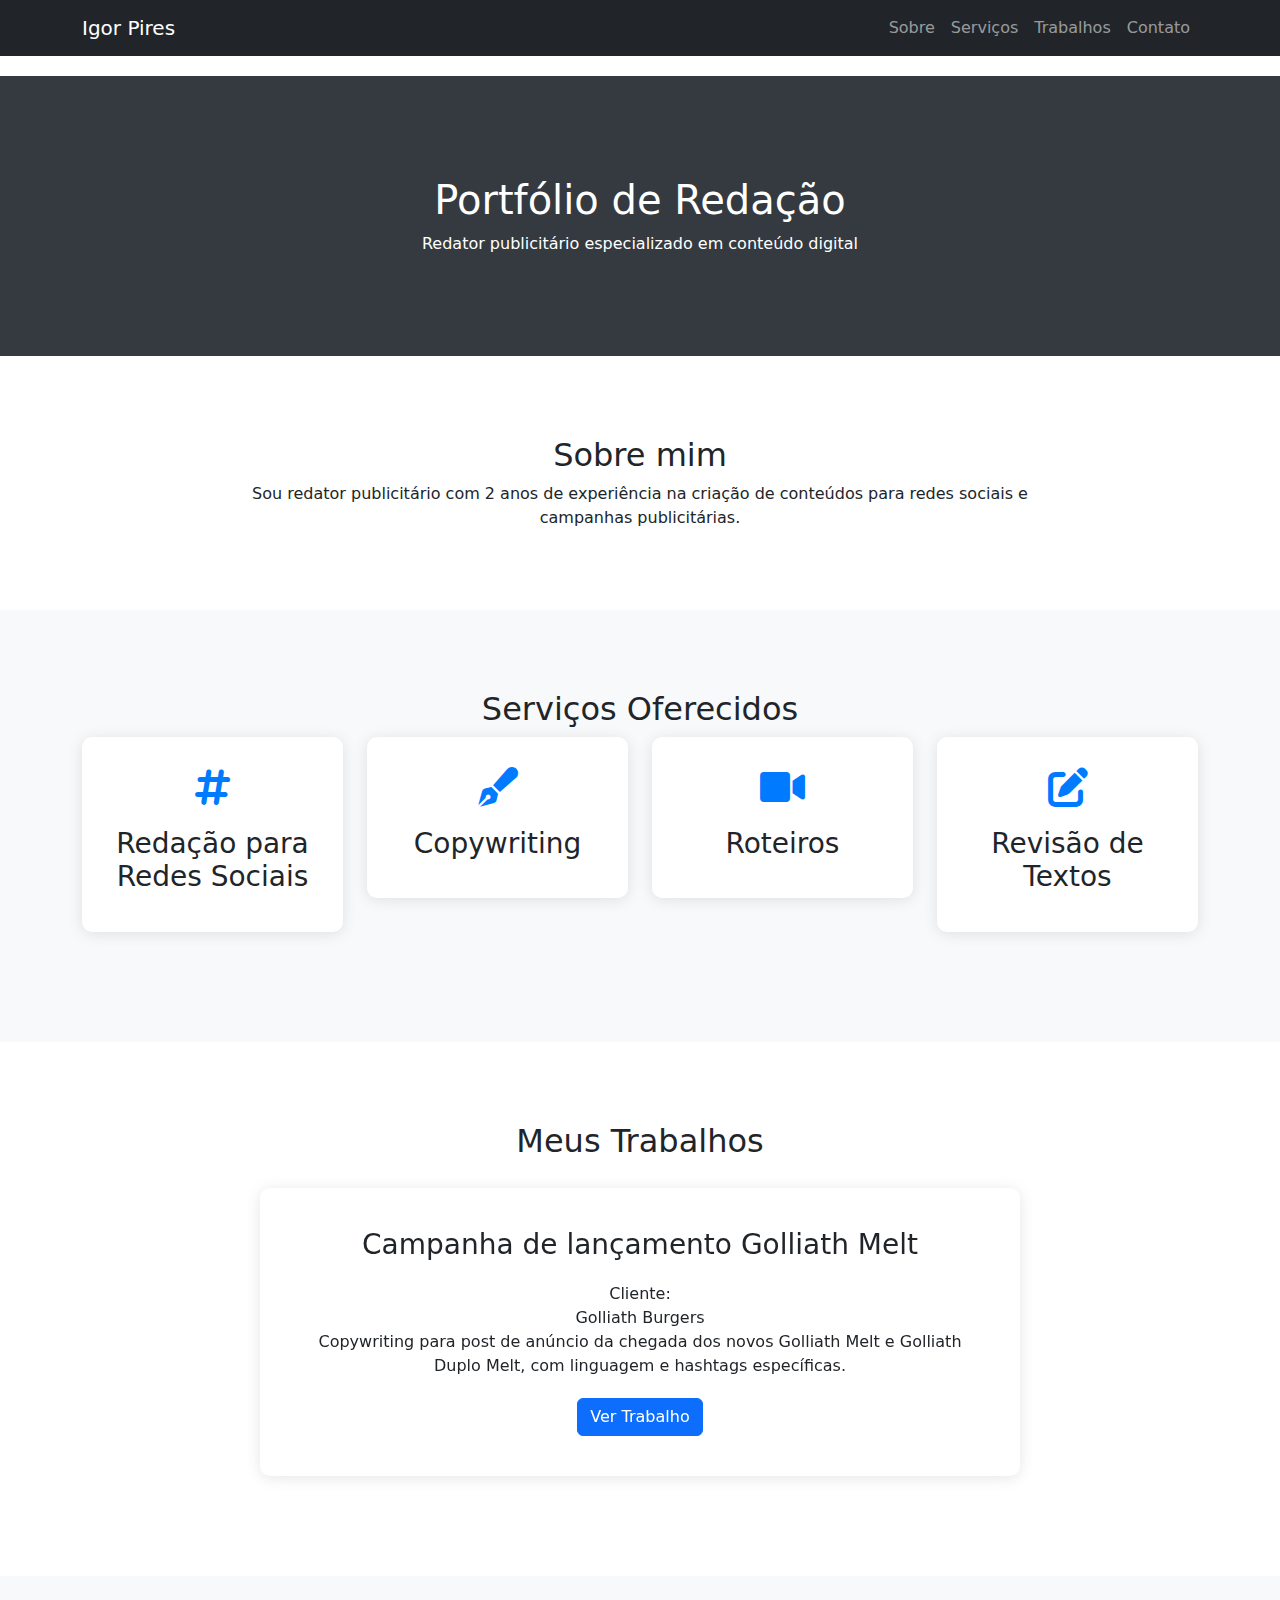
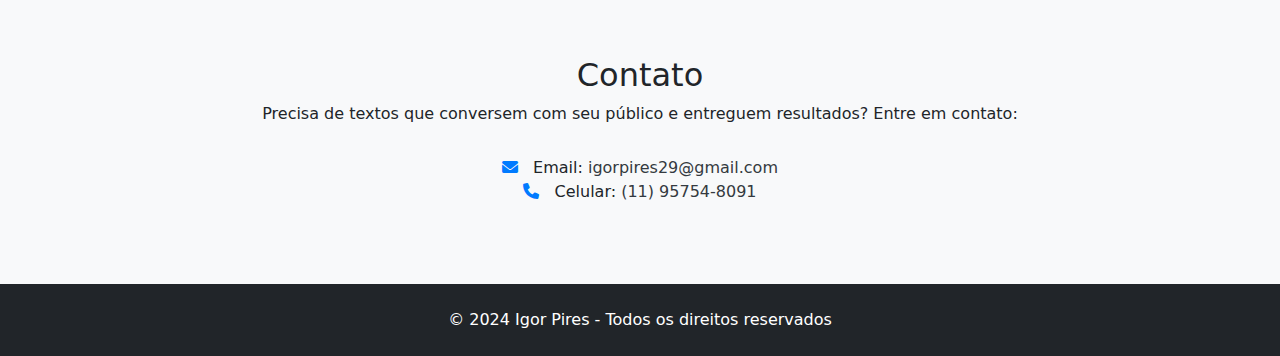
<file: index.html>
<!DOCTYPE html>
<html lang="pt-BR">
<head>
    <meta charset="UTF-8">
    <meta name="viewport" content="width=device-width, initial-scale=1.0">
    <title>Igor Pires - Redator Publicitário</title>
    <link rel="stylesheet" href="styles.css">
    <link rel="stylesheet" href="https://cdn.jsdelivr.net/npm/bootstrap@5.3.0/dist/css/bootstrap.min.css">
    <link rel="stylesheet" href="https://cdnjs.cloudflare.com/ajax/libs/font-awesome/6.0.0/css/all.min.css">
</head>
<body>
    <!-- Navbar -->
    <nav class="navbar navbar-expand-lg navbar-dark bg-dark fixed-top">
        <div class="container">
            <a class="navbar-brand" href="#">Igor Pires</a>
            <button class="navbar-toggler" type="button" data-bs-toggle="collapse" data-bs-target="#navbarNav">
                <span class="navbar-toggler-icon"></span>
            </button>
            <div class="collapse navbar-collapse" id="navbarNav">
                <ul class="navbar-nav ms-auto">
                    <li class="nav-item"><a class="nav-link" href="#sobre">Sobre</a></li>
                    <li class="nav-item"><a class="nav-link" href="#servicos">Serviços</a></li>
                    <li class="nav-item"><a class="nav-link" href="#trabalhos">Trabalhos</a></li>
                    <li class="nav-item"><a class="nav-link" href="#contato">Contato</a></li>
                </ul>
            </div>
        </div>
    </nav>

    <!-- Header -->
    <header class="hero-section">
        <div class="container">
            <h1>Portfólio de Redação</h1>
            <p>Redator publicitário especializado em conteúdo digital</p>
        </div>
    </header>

    <!-- Sobre -->
    <section id="sobre" class="section">
        <div class="container">
            <h2>Sobre mim</h2>
            <p>Sou redator publicitário com 2 anos de experiência na criação de conteúdos para redes sociais e campanhas publicitárias.</p>
        </div>
    </section>

    <!-- Serviços -->
    <section id="servicos" class="section bg-light">
        <div class="container">
            <h2>Serviços Oferecidos</h2>
            <div class="row">
                <div class="col-md-6 col-lg-3">
                    <div class="service-card">
                        <i class="fas fa-hashtag"></i>
                        <h3>Redação para Redes Sociais</h3>
                    </div>
                </div>
                <div class="col-md-6 col-lg-3">
                    <div class="service-card">
                        <i class="fas fa-pen-fancy"></i>
                        <h3>Copywriting</h3>
                    </div>
                </div>
                <div class="col-md-6 col-lg-3">
                    <div class="service-card">
                        <i class="fas fa-video"></i>
                        <h3>Roteiros</h3>
                    </div>
                </div>
                <div class="col-md-6 col-lg-3">
                    <div class="service-card">
                        <i class="fas fa-edit"></i>
                        <h3>Revisão de Textos</h3>
                    </div>
                </div>
            </div>
        </div>
    </section>

    <!-- Trabalhos -->
    <section id="trabalhos" class="section">
        <div class="container">
            <h2>Meus Trabalhos</h2>
            <div class="carousel-container">
                <div id="trabalhosCarousel" class="carousel slide" data-bs-ride="carousel">
                    <div class="carousel-indicators">
                        <button type="button" data-bs-target="#trabalhosCarousel" data-bs-slide-to="0" class="active"></button>
                        <button type="button" data-bs-target="#trabalhosCarousel" data-bs-slide-to="1"></button>
                        <button type="button" data-bs-target="#trabalhosCarousel" data-bs-slide-to="2"></button>
                        <button type="button" data-bs-target="#trabalhosCarousel" data-bs-slide-to="3"></button>
                        <button type="button" data-bs-target="#trabalhosCarousel" data-bs-slide-to="4"></button>
                    </div>
                    
                    <div class="carousel-inner">
                        <div class="carousel-item active">
                            <div class="trabalho-card">
                                <h3>Campanha de lançamento Golliath Melt</h3>
                                 <p>Cliente:<br> Golliath Burgers</p>
                                 <p>Copywriting para post de anúncio da chegada dos novos Golliath Melt e Golliath Duplo Melt, com
                                    linguagem e hashtags específicas.</p>
                               
                                <a href="https://www.instagram.com/p/CyUGX8dsUnz/" target="_blank" class="btn btn-primary">Ver Trabalho</a>
                            </div>
                        </div>
                        <div class="carousel-item">
                            <div class="trabalho-card">
                                <h3>Triplo PCQ = Tripla Suculência</h3>
                                <p>Cliente: <br> Golliath Burgers</p>
                                <p>Copywriting para post de anúncio da chegada dos novos Golliath Melt e Golliath Duplo Melt, com 
                                linguagem e hashtags específicas.</p>
                                <a href="https://www.instagram.com/p/C2QHoLRpra5/" target="_blank" class="btn btn-primary">Ver Trabalho</a>
                            </div>
                        </div>
                        <div class="carousel-item">
                            <div class="trabalho-card">
                                <h3>Feliz Dia Das Mães Cookie Keria</h3>
                                <p>Cliente: <br> Cookie Keria</p>
                                <p>Copywriting para postagem e anúncio digital da box de dia das mães Cookie Keria,
                                    com linguagem e hashtags específicas.</p>
                                <a href="https://www.instagram.com/p/C6yqtUiuTX2/" target="_blank" class="btn btn-primary">Ver Trabalho</a>
                            </div>
                        </div>
                        <div class="carousel-item">
                            <div class="trabalho-card">
                                <h3>Cup Love</h3>
                                <p>Cliente: <br> Cookie Keria</p>
                                <p>Copywriting para postagem de anunciando a chegada do Cup Love, com linguagem e
                                    hashtags específicas.</p>
                                <a href=" https://www.instagram.com/p/C79sn-huGck/?igsh=Ynh5YzhyeWVmYmtp
                                " target="_blank" class="btn btn-primary">Ver Trabalho</a>
                            </div>
                        </div>
                        <div class="carousel-item">
                            <div class="trabalho-card">
                                <h3>Golliath Burgers Ft Chicken</h3>
                                <p>Cliente: <br> Golliath Burgers</p>
                                <p>Desenvolvimento de um roteiro para um vídeo curto, expressivo e impactante, que
                                    mostre a suculência dessa coleção, com legenda, linguagem e hashtags específicas para
                                    veiculação.</p>
                                <a href="https://www.instagram.com/reel/C4eAUh9pb9C/" target="_blank" class="btn btn-primary">Ver Trabalho</a>
                            </div>
                        </div>
                    </div>
                    
                    <button class="carousel-control-prev custom-carousel-control" type="button" data-bs-target="#trabalhosCarousel" data-bs-slide="prev">
                        <span class="carousel-control-prev-icon" aria-hidden="true"></span>
                        <span class="visually-hidden">Anterior</span>
                    </button>
                    <button class="carousel-control-next custom-carousel-control" type="button" data-bs-target="#trabalhosCarousel" data-bs-slide="next">
                        <span class="carousel-control-next-icon" aria-hidden="true"></span>
                        <span class="visually-hidden">Próximo</span>
                    </button>
                </div>
            </div>
        </div>
    </section>

    <!-- Contato -->
    <section id="contato" class="section bg-light">
        <div class="container">
            <h2>Contato</h2>
            <p>Precisa de textos que conversem com seu público e entreguem resultados? Entre em contato:</p>
            <div class="contact-info">
                <p><i class="fas fa-envelope"></i> Email: <a href="mailto:igorpires29@gmail.com">igorpires29@gmail.com</a></p>
                <p><i class="fas fa-phone"></i> Celular: <a href="tel:11957548091">(11) 95754-8091</a></p>
            </div>
        </div>
    </section>

    <footer class="bg-dark text-white py-4">
        <div class="container text-center">
            <p>&copy; 2024 Igor Pires - Todos os direitos reservados</p>
        </div>
    </footer>

    <script src="https://cdn.jsdelivr.net/npm/bootstrap@5.3.0/dist/js/bootstrap.bundle.min.js"></script>
    <script src="script.js"></script>
</body>
</html>
</file>
<file: styles.css>
/* Global Styles */
:root {
    --primary-color: #007bff;
    --dark-color: #343a40;
    --light-color: #f8f9fa;
}

body {
    font-family: 'Arial', sans-serif;
    line-height: 1.6;
    padding-top: 76px;
}

/* Header */
.hero-section {
    background-color: var(--dark-color);
    color: white;
    padding: 100px 0;
    text-align: center;
}

/* Sections */
.section {
    padding: 80px 0;
    text-align: center;
}

h2 {
    text-align: center;
    margin-bottom: 40px;
}

/* Service Cards */
.service-card {
    text-align: center;
    padding: 30px;
    margin-bottom: 30px;
    background: white;
    border-radius: 10px;
    box-shadow: 0 2px 15px rgba(0,0,0,0.1);
    transition: transform 0.3s ease;
}

.service-card:hover {
    transform: translateY(-5px);
}

.service-card i {
    font-size: 2.5rem;
    color: var(--primary-color);
    margin-bottom: 20px;
}

/* Trabalhos Carousel */
.carousel-container {
    max-width: 800px;
    margin: 0 auto;
}

.trabalho-card {
    background: white;
    padding: 40px;
    border-radius: 10px;
    text-align: center;
    box-shadow: 0 2px 15px rgba(0,0,0,0.1);
    margin: 20px;
}

.trabalho-card h3 {
    margin-bottom: 20px;
}

.trabalho-card p {
    margin: 15px 0;
}

.carousel-control-prev,
.carousel-control-next {
    width: 5%;
}

/* Contact Section */
.contact-info {
    text-align: center;
    margin-top: 30px;
}

.contact-info i {
    color: var(--primary-color);
    margin-right: 10px;
}

.contact-info a {
    color: var(--dark-color);
    text-decoration: none;
}

.contact-info a:hover {
    color: var(--primary-color);
}

/* Text alignment for all sections */
.container {
    text-align: center;
}

.container p {
    margin: 0 auto;
    max-width: 800px;
}

/* Button styling */
.btn {
    margin-top: 20px;
}

/* Responsive Design */
@media (max-width: 768px) {
    .hero-section {
        padding: 60px 0;
    }
    
    .section {
        padding: 40px 0;
    }

    .container p {
        padding: 0 15px;
    }
}
</file>
